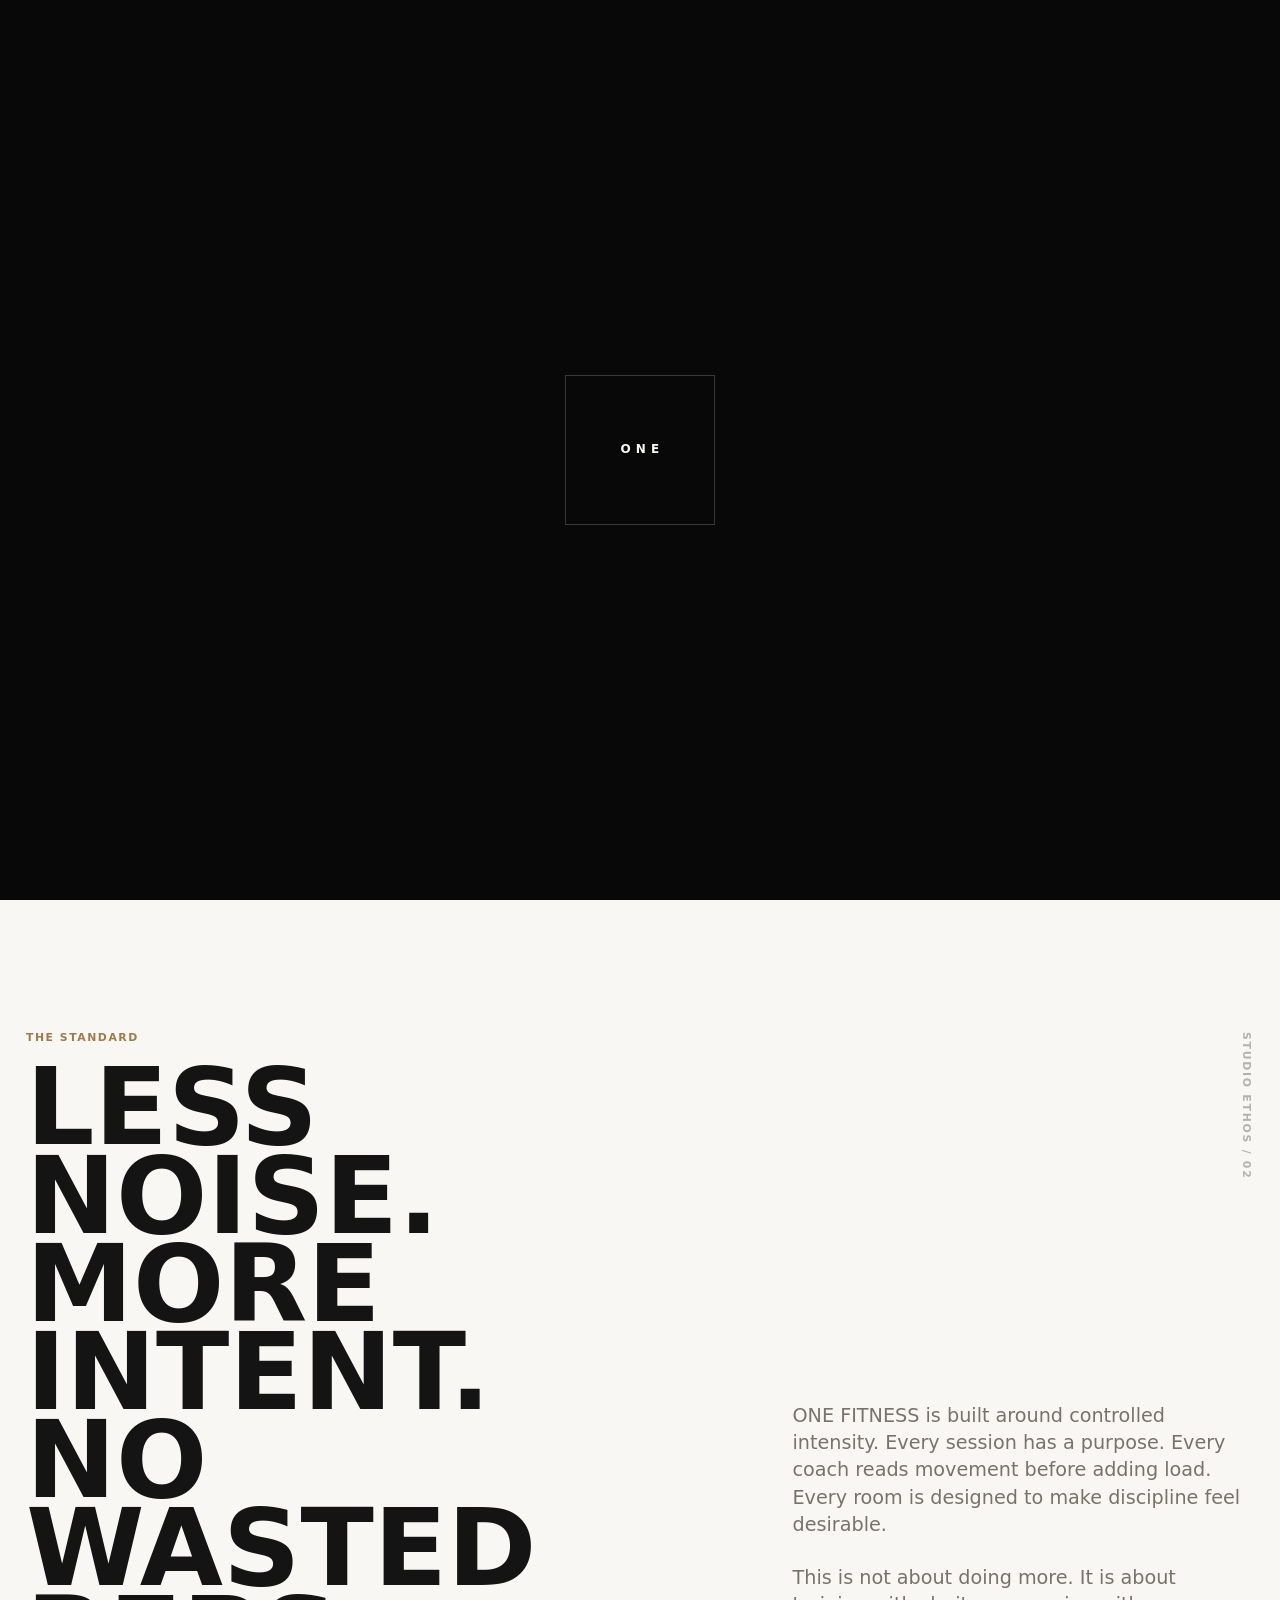
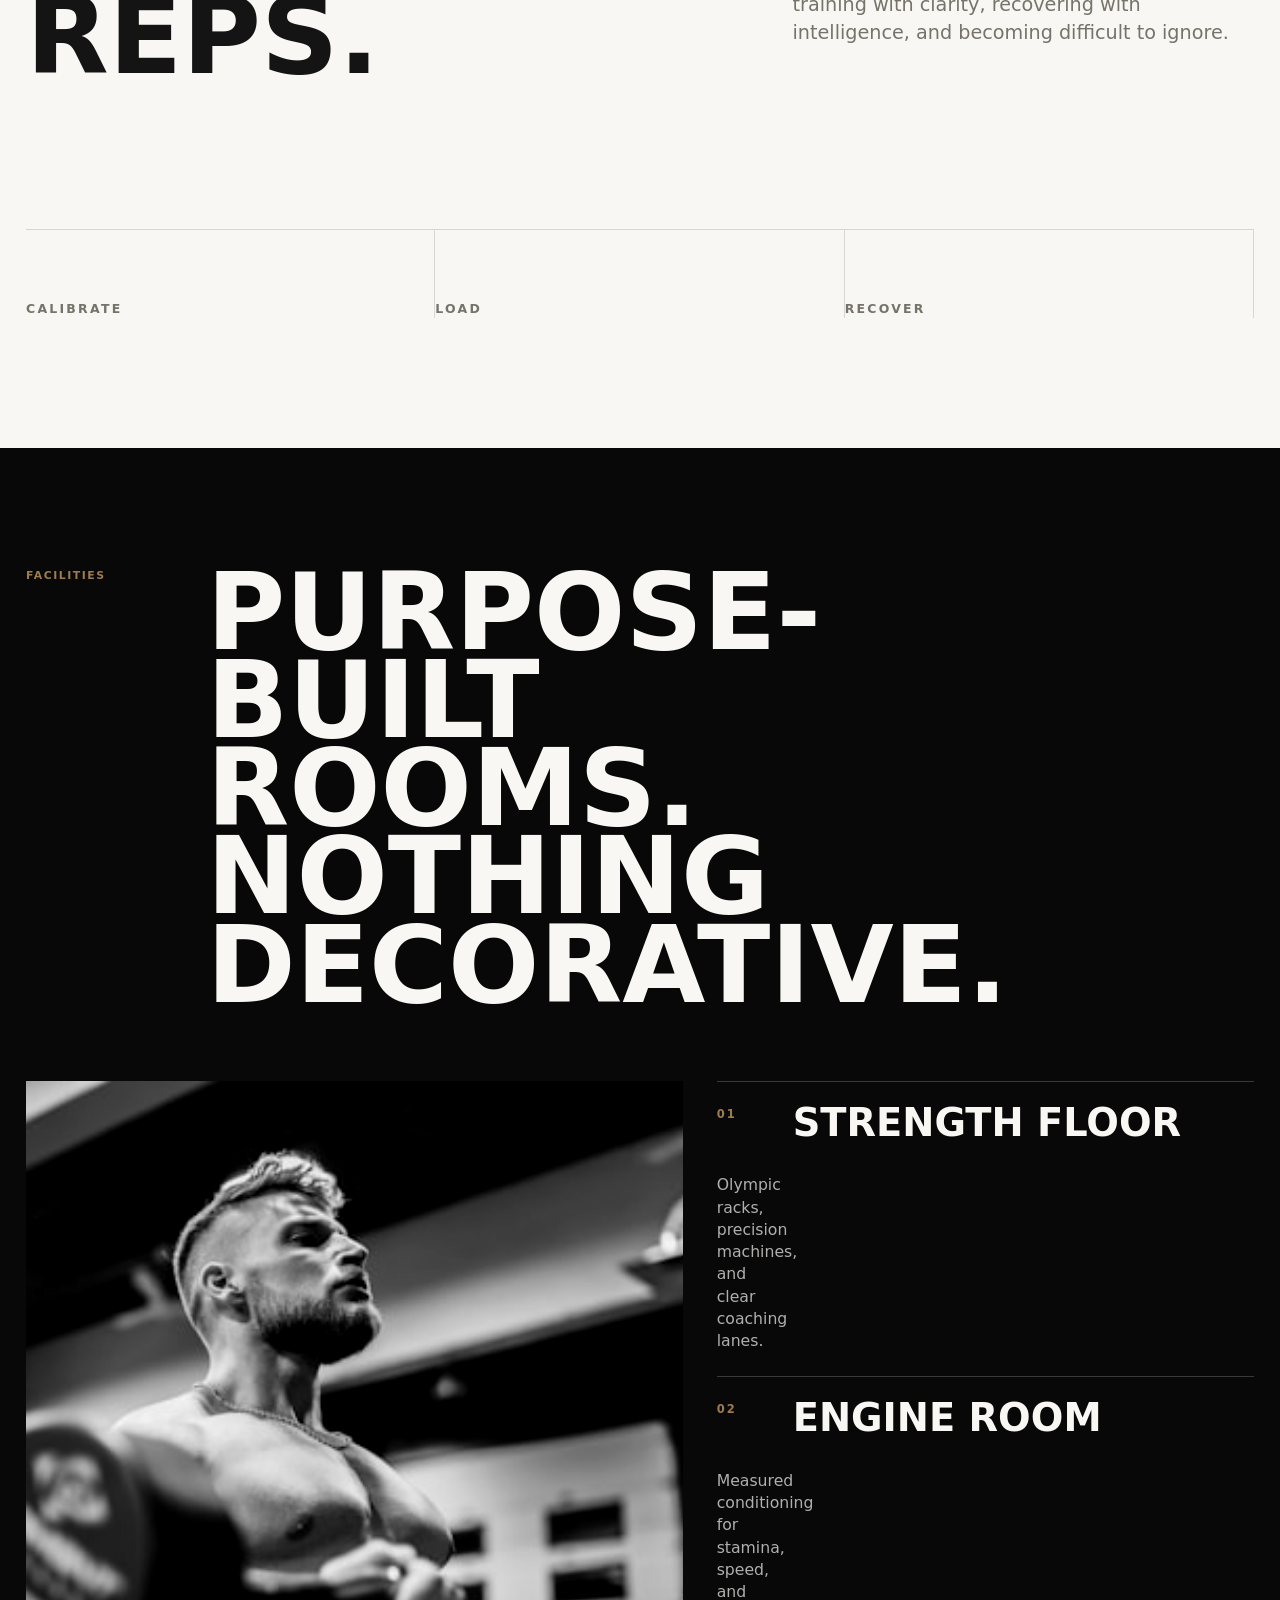
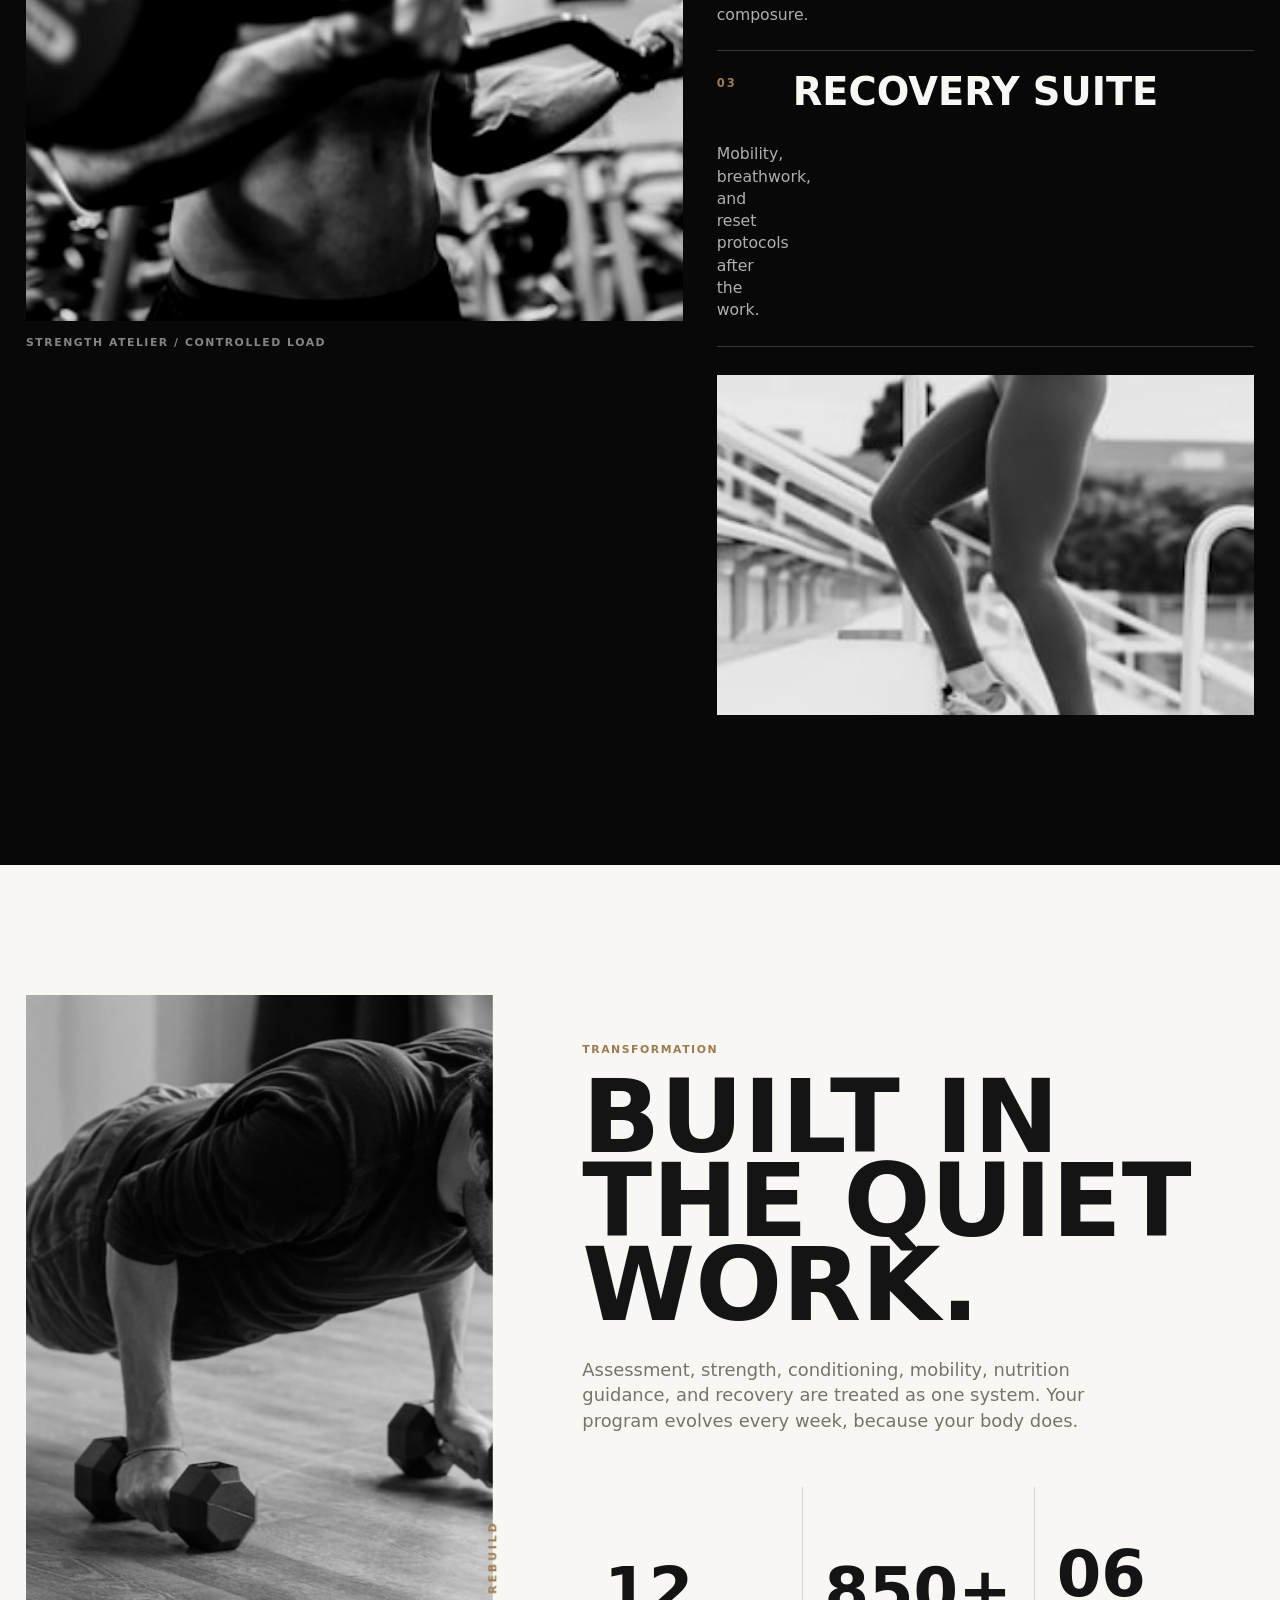
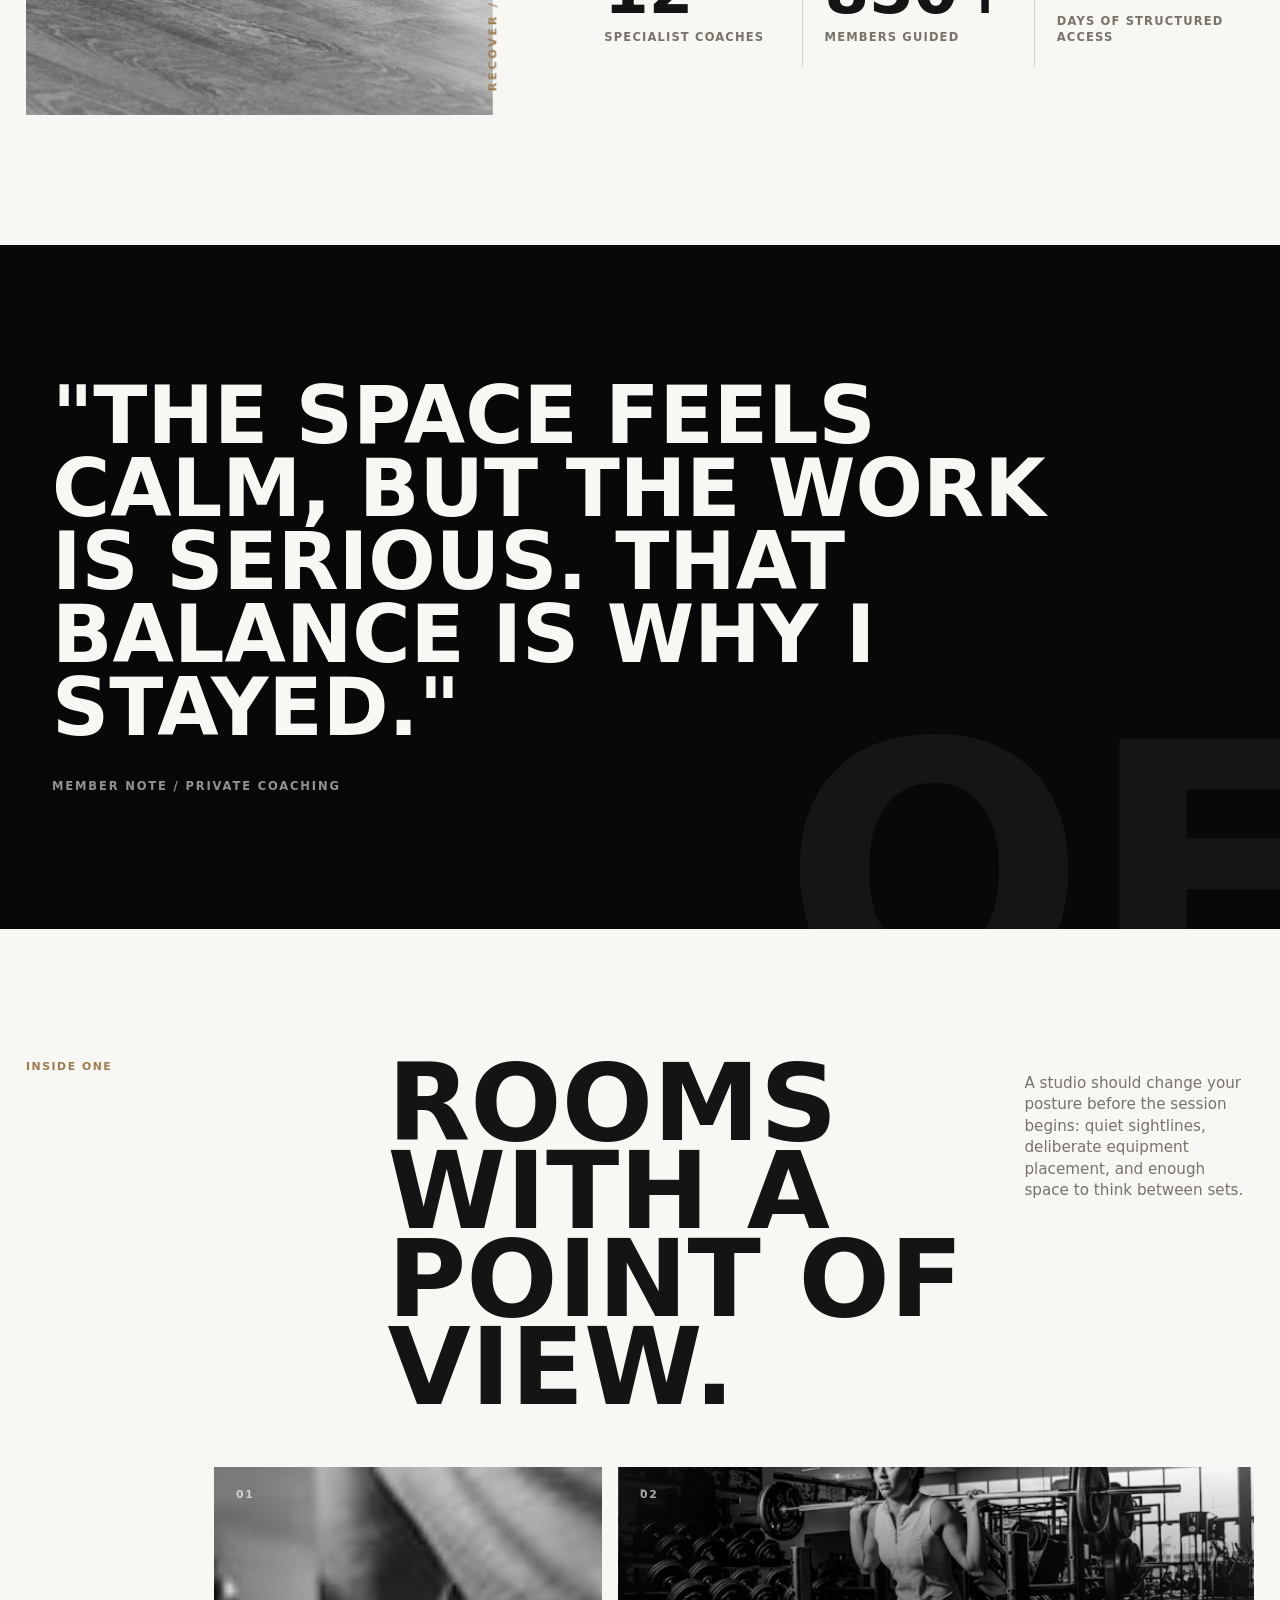
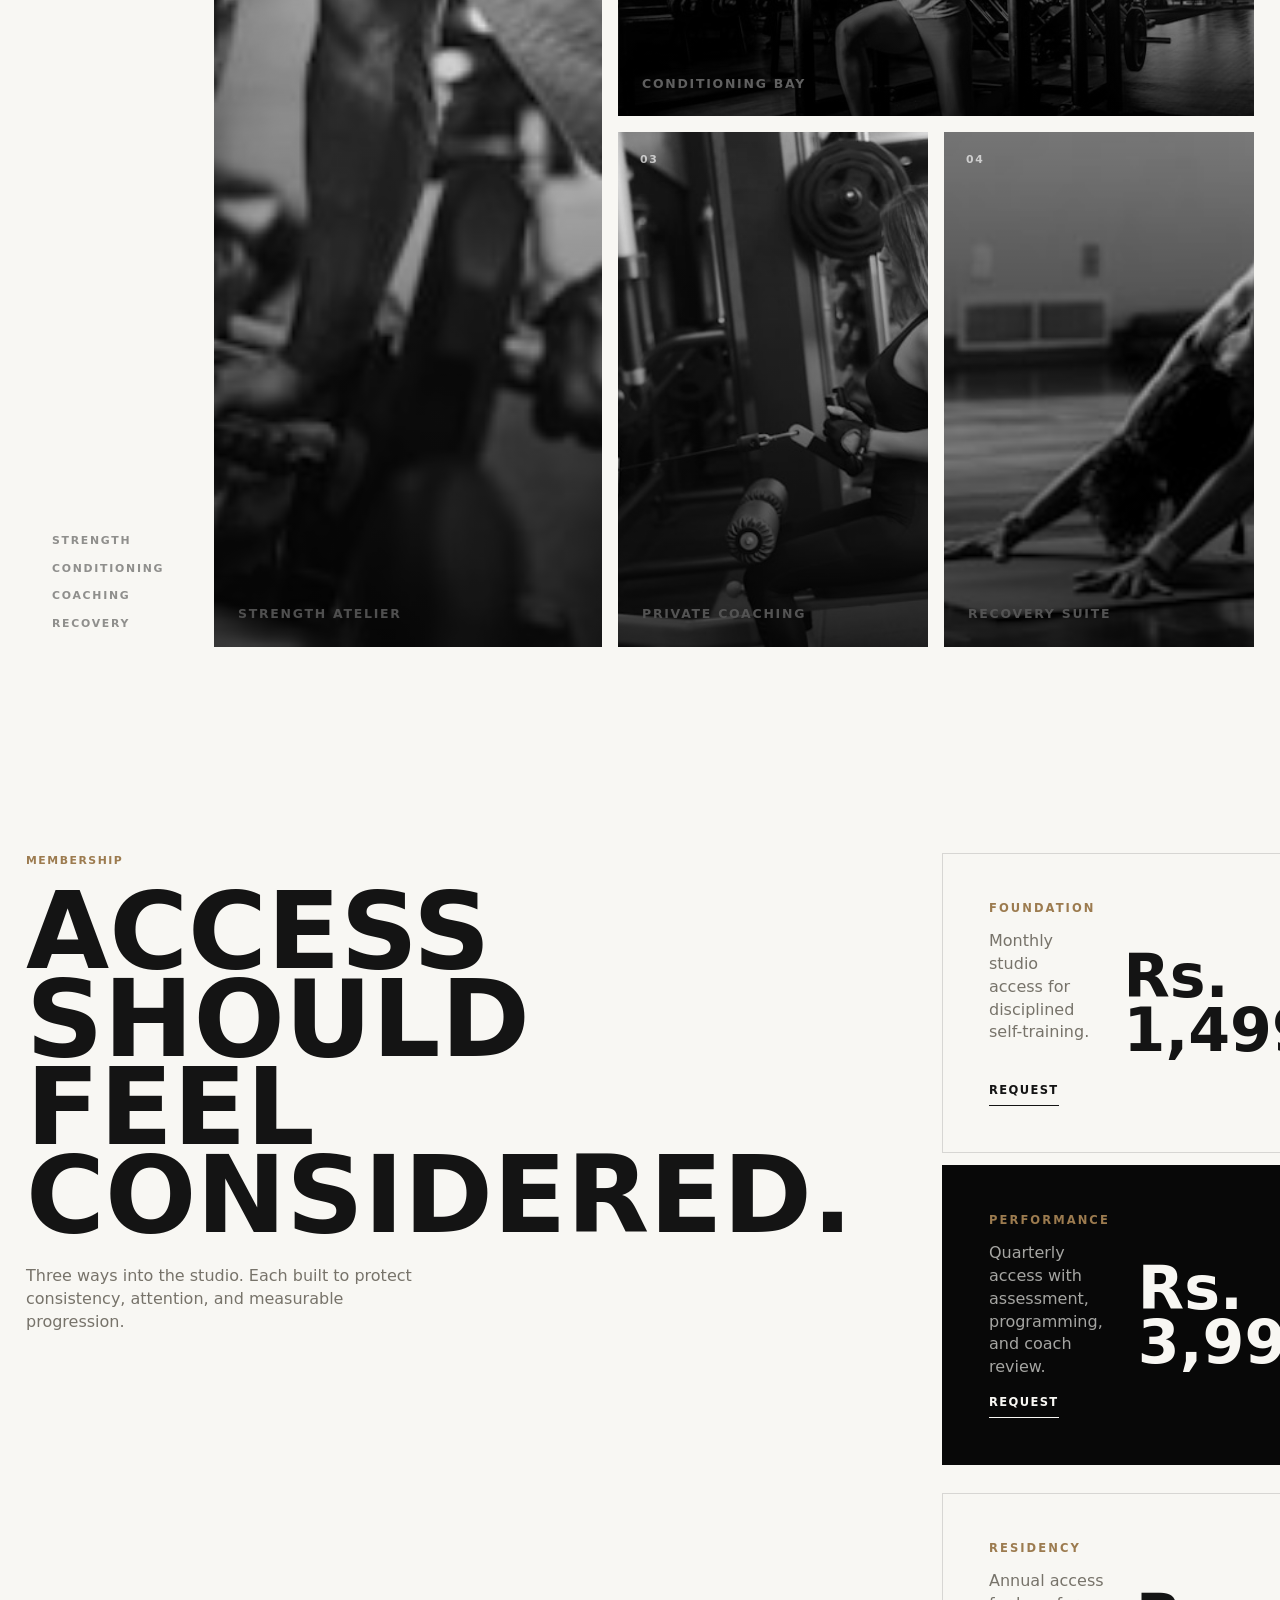
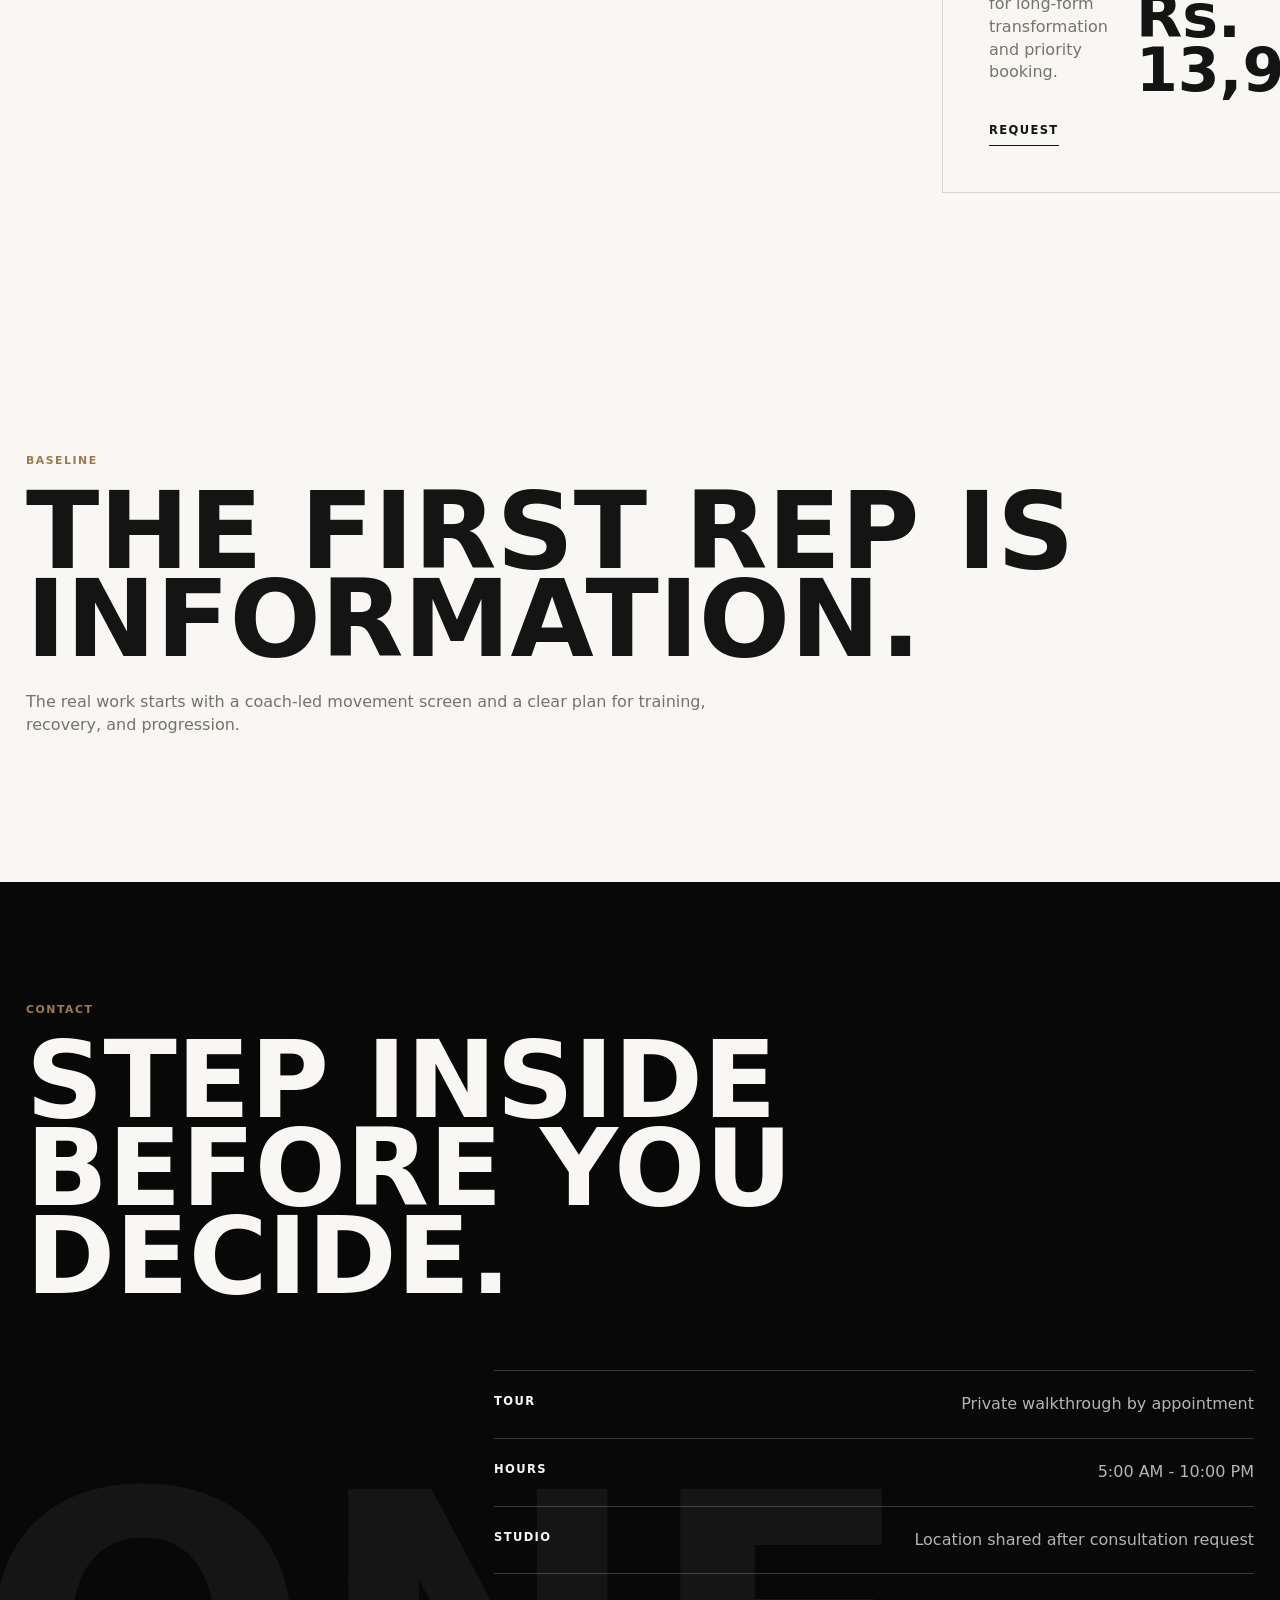
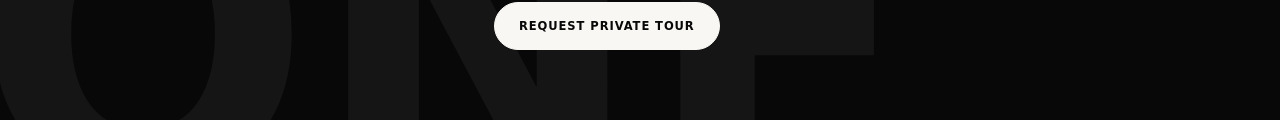
<file: generic-gym-info/index.html>
<!doctype html>
<html lang="en">
  <head>
    <meta charset="UTF-8" />
    <meta name="viewport" content="width=device-width, initial-scale=1.0" />
    <title>ONE FITNESS | Luxury Training Studio</title>
    <meta
      name="description"
      content="ONE FITNESS is a luxury training studio built for strength, performance, recovery, and personal transformation." />
    <meta name="referrer" content="strict-origin-when-cross-origin" />
    <meta
      http-equiv="Content-Security-Policy"
      content="default-src 'self'; script-src 'self'; style-src 'self'; img-src 'self' data:; font-src 'self'; connect-src 'none'; object-src 'none'; base-uri 'none'; form-action 'none'" />
    <link rel="stylesheet" href="css/style.css" />
    <link rel="stylesheet" href="css/animations.css" />
    <link rel="stylesheet" href="css/responsive.css" />
  </head>
  <body>
    <div class="page-loader" aria-label="Loading ONE FITNESS">
      <div class="loader-mark" aria-hidden="true">
        <span></span>
        <strong>ONE</strong>
      </div>
    </div>

    <header class="site-header">
      <nav class="navbar" aria-label="Primary navigation">
        <a class="brand" href="#home" aria-label="ONE FITNESS home">
          <span>ONE</span><span>FITNESS</span>
        </a>
        <button
          class="nav-toggle"
          type="button"
          aria-expanded="false"
          aria-label="Open menu">
          <span></span><span></span>
        </button>
        <ul class="nav-links">
          <li><a href="#brand">Brand</a></li>
          <li><a href="#facilities">Facilities</a></li>
          <li><a href="#membership">Membership</a></li>
          <li><a href="#contact">Contact</a></li>
        </ul>
        <a class="nav-cta contact-link" href="#contact">Private Tour</a>
      </nav>
    </header>

    <main>
      <section id="home" class="hero section">
        <div class="hero-kicker">
          <span>Luxury fitness studio</span>
          <span>Strength / Conditioning / Recovery</span>
        </div>
        <div class="hero-media" aria-label="Athlete training at ONE FITNESS">
          <img
            src="assets/images/hero-athlete.jpg"
            alt="Athlete training with ropes in a cinematic fitness studio" />
        </div>
        <div class="hero-copy">
          <p class="eyebrow">ONE FITNESS</p>
          <h1>Train like your standard is visible.</h1>
          <p>
            Private coaching, precise programming, and a studio environment
            designed for people who expect more from every hour they invest.
          </p>
          <div class="hero-actions">
            <a class="btn primary contact-link" href="#contact">Book a Tour</a>
            <a class="text-link" href="#brand">Read the Standard</a>
          </div>
        </div>
        <p class="hero-index" aria-hidden="true">01 / ONE</p>
      </section>

      <section id="brand" class="manifesto section">
        <p class="section-code" aria-hidden="true">STUDIO ETHOS / 02</p>
        <div class="manifesto-lead">
          <p class="eyebrow">The Standard</p>
          <h2>Less noise. More intent. No wasted reps.</h2>
        </div>
        <div class="manifesto-copy">
          <p>
            ONE FITNESS is built around controlled intensity. Every session has
            a purpose. Every coach reads movement before adding load. Every room
            is designed to make discipline feel desirable.
          </p>
          <p>
            This is not about doing more. It is about training with clarity,
            recovering with intelligence, and becoming difficult to ignore.
          </p>
        </div>
        <div class="manifesto-rule" aria-hidden="true">
          <span>Calibrate</span>
          <span>Load</span>
          <span>Recover</span>
        </div>
      </section>

      <section id="facilities" class="facilities">
        <div class="facility-intro">
          <p class="eyebrow">Facilities</p>
          <h2>Purpose-built rooms. Nothing decorative.</h2>
        </div>
        <div class="facility-composition">
          <figure class="facility-hero-frame">
            <img
              src="assets/images/program-strength.jpg"
              alt="Premium strength training floor with free weights" />
            <figcaption>Strength atelier / controlled load</figcaption>
          </figure>
          <div class="facility-notes">
            <article>
              <span>01</span>
              <h3>Strength floor</h3>
              <p>
                Olympic racks, precision machines, and clear coaching lanes.
              </p>
            </article>
            <article>
              <span>02</span>
              <h3>Engine room</h3>
              <p>Measured conditioning for stamina, speed, and composure.</p>
            </article>
            <article>
              <span>03</span>
              <h3>Recovery suite</h3>
              <p>Mobility, breathwork, and reset protocols after the work.</p>
            </article>
          </div>
          <img
            class="facility-offset-image"
            src="assets/images/conditioning-runner.jpg"
            alt="Runner in high contrast conditioning environment" />
        </div>
      </section>

      <section class="transformation section">
        <div class="transformation-image">
          <img
            src="assets/images/editorial-stretch.jpg"
            alt="Athlete stretching in calm studio light" />
        </div>
        <div class="transformation-copy">
          <p class="eyebrow">Transformation</p>
          <h2>Built in the quiet work.</h2>
          <p>
            Assessment, strength, conditioning, mobility, nutrition guidance,
            and recovery are treated as one system. Your program evolves every
            week, because your body does.
          </p>
          <dl class="proof-list">
            <div>
              <dt>12</dt>
              <dd>specialist coaches</dd>
            </div>
            <div>
              <dt>850+</dt>
              <dd>members guided</dd>
            </div>
            <div>
              <dt>06</dt>
              <dd>days of structured access</dd>
            </div>
          </dl>
        </div>
      </section>

      <section class="trust">
        <div class="trust-mark">OF</div>
        <blockquote>
          <p>
            "The space feels calm, but the work is serious. That balance is why
            I stayed."
          </p>
          <cite>Member note / private coaching</cite>
        </blockquote>
      </section>

      <section class="gallery-section section" aria-labelledby="gallery-title">
        <div class="gallery-head">
          <p class="eyebrow">Inside ONE</p>
          <h2 id="gallery-title">Rooms with a point of view.</h2>
          <p>
            A studio should change your posture before the session begins: quiet
            sightlines, deliberate equipment placement, and enough space to
            think between sets.
          </p>
        </div>
        <div class="gallery-index" aria-hidden="true">
          <span>Strength</span>
          <span>Conditioning</span>
          <span>Coaching</span>
          <span>Recovery</span>
        </div>
        <div class="gallery-grid">
          <button
            class="gallery-item tall strength"
            data-title="Strength Atelier">
            <span>01</span>
            Strength Atelier
          </button>
          <button class="gallery-item cardio" data-title="Conditioning Bay">
            <span>02</span>
            Conditioning Bay
          </button>
          <button class="gallery-item coaching" data-title="Private Coaching">
            <span>03</span>
            Private Coaching
          </button>
          <button class="gallery-item recovery" data-title="Recovery Suite">
            <span>04</span>
            Recovery Suite
          </button>
        </div>
      </section>

      <section id="membership" class="membership section">
        <div class="membership-intro">
          <p class="eyebrow">Membership</p>
          <h2>Access should feel considered.</h2>
          <p>
            Three ways into the studio. Each built to protect consistency,
            attention, and measurable progression.
          </p>
        </div>
        <div class="membership-products">
          <article class="membership-product compact">
            <span>Foundation</span>
            <strong>Rs. 1,499</strong>
            <p>Monthly studio access for disciplined self-training.</p>
            <a href="#contact" class="product-link contact-link">Request</a>
          </article>
          <article class="membership-product featured">
            <span>Performance</span>
            <strong>Rs. 3,999</strong>
            <p>
              Quarterly access with assessment, programming, and coach review.
            </p>
            <a href="#contact" class="product-link contact-link">Request</a>
          </article>
          <article class="membership-product compact offset">
            <span>Residency</span>
            <strong>Rs. 13,999</strong>
            <p>
              Annual access for long-form transformation and priority booking.
            </p>
            <a href="#contact" class="product-link contact-link">Request</a>
          </article>
        </div>
      </section>

      <section class="assessment section">
        <div class="assessment-copy">
          <p class="eyebrow">Baseline</p>
          <h2>The first rep is information.</h2>
          <p>
            The real work starts with a coach-led movement screen and a clear
            plan for training, recovery, and progression.
          </p>
        </div>
      </section>

      <section id="contact" class="contact section">
        <div class="contact-word" aria-hidden="true">ONE</div>
        <div class="contact-title">
          <p class="eyebrow">Contact</p>
          <h2>Step inside before you decide.</h2>
        </div>
        <div class="contact-box">
          <p>
            <strong>Tour</strong><span>Private walkthrough by appointment</span>
          </p>
          <p><strong>Hours</strong><span>5:00 AM - 10:00 PM</span></p>
          <p>
            <strong>Studio</strong
            ><span>Location shared after consultation request</span>
          </p>
          <a class="btn primary contact-link" href="#contact"
            >Request Private Tour</a
          >
        </div>
      </section>
    </main>

    <div class="lightbox" hidden>
      <button
        class="lightbox-close"
        type="button"
        aria-label="Close gallery preview">
        Close
      </button>
      <p class="lightbox-title"></p>
    </div>

    <a
      class="floating-contact contact-link"
      href="#contact"
      aria-label="Request a private tour">
      Tour
    </a>

    <script src="assets/vendor/gsap.min.js"></script>
    <script src="assets/vendor/ScrollTrigger.min.js"></script>
    <script src="js/main.js"></script>
    <script src="js/gallery.js"></script>
    <script src="js/contact.js"></script>
  </body>
</html>
</file>
<file: generic-gym-info/css/style.css>
:root {
  --white: #f8f7f3;
  --white-soft: #ece8df;
  --black: #080808;
  --ink: #141414;
  --muted: #77736a;
  --line: rgba(20, 20, 20, 0.14);
  --line-light: rgba(248, 247, 243, 0.2);
  --accent: #9c7b4f;
}

* {
  box-sizing: border-box;
}

html {
  scroll-behavior: smooth;
}

body {
  margin: 0;
  overflow-x: hidden;
  font-family:
    Inter,
    ui-sans-serif,
    system-ui,
    -apple-system,
    BlinkMacSystemFont,
    "Segoe UI",
    Arial,
    sans-serif;
  color: var(--ink);
  background: var(--white);
  line-height: 1.42;
}

body.is-loading {
  overflow: hidden;
}

body::selection {
  background: var(--accent);
  color: white;
}

a {
  color: inherit;
  text-decoration: none;
}

button,
input {
  font: inherit;
}

img {
  display: block;
  max-width: 100%;
}

.page-loader {
  position: fixed;
  inset: 0;
  z-index: 100;
  display: grid;
  place-items: center;
  background: var(--black);
  color: var(--white);
  transition:
    opacity 0.55s ease,
    visibility 0.55s ease;
}

.page-loader.is-hidden {
  opacity: 0;
  visibility: hidden;
  pointer-events: none;
}

.loader-mark {
  position: relative;
  display: grid;
  place-items: center;
  width: 150px;
  aspect-ratio: 1;
}

.loader-mark span {
  position: absolute;
  inset: 0;
  border: 1px solid var(--line-light);
  animation: loader-rotate 1.8s cubic-bezier(0.77, 0, 0.18, 1) infinite;
}

.loader-mark strong {
  font-size: 0.75rem;
  letter-spacing: 0.42em;
  transform: translateX(0.2em);
}

@keyframes loader-rotate {
  0% {
    transform: rotate(0deg) scale(0.82);
  }
  100% {
    transform: rotate(90deg) scale(1);
  }
}

.site-header {
  position: fixed;
  top: 0;
  left: 0;
  right: 0;
  z-index: 30;
  color: var(--white);
  mix-blend-mode: difference;
}

.navbar {
  width: min(1440px, calc(100% - 48px));
  min-height: 76px;
  margin: 0 auto;
  display: grid;
  grid-template-columns: 1fr auto 1fr;
  align-items: center;
  gap: 28px;
}

.brand {
  display: inline-grid;
  line-height: 0.9;
  font-size: 1.15rem;
  font-weight: 900;
  letter-spacing: 0;
}

.brand span:last-child {
  font-size: 0.58rem;
  letter-spacing: 0.34em;
}

.nav-links {
  display: flex;
  align-items: center;
  justify-content: center;
  gap: 30px;
  margin: 0;
  padding: 0;
  list-style: none;
  font-size: 0.7rem;
  font-weight: 800;
  text-transform: uppercase;
}

.nav-links a,
.nav-cta {
  position: relative;
  opacity: 0.78;
  transition:
    opacity 0.25s ease,
    transform 0.25s ease;
}

.nav-links a:hover,
.nav-links a.active,
.nav-cta:hover {
  opacity: 1;
  transform: translateY(-1px);
}

.nav-cta {
  justify-self: end;
  font-size: 0.7rem;
  font-weight: 900;
  text-transform: uppercase;
}

.nav-toggle {
  display: none;
  width: 44px;
  height: 44px;
  border: 1px solid currentColor;
  border-radius: 50%;
  background: transparent;
  color: inherit;
}

.nav-toggle span {
  display: block;
  width: 17px;
  height: 1px;
  margin: 5px auto;
  background: currentColor;
}

.section {
  width: min(1280px, calc(100% - 52px));
  margin: 0 auto;
  padding: 130px 0;
}

.eyebrow {
  margin: 0 0 18px;
  color: var(--accent);
  font-size: 0.68rem;
  font-weight: 900;
  letter-spacing: 0.14em;
  text-transform: uppercase;
}

h1,
h2,
p {
  margin-top: 0;
}

h1,
h2 {
  margin-bottom: 0;
  font-weight: 900;
  letter-spacing: 0;
  text-transform: uppercase;
}

.hero {
  position: relative;
  width: 100%;
  min-height: 100vh;
  padding: 0;
  display: grid;
  grid-template-columns: minmax(26px, 1fr) minmax(0, 1280px) minmax(26px, 1fr);
  align-items: end;
  overflow: hidden;
  background: var(--black);
  color: var(--white);
}

.hero::after {
  content: "";
  position: absolute;
  inset: 0;
  background:
    linear-gradient(
      90deg,
      rgba(8, 8, 8, 0.92),
      rgba(8, 8, 8, 0.15) 46%,
      rgba(8, 8, 8, 0.7)
    ),
    linear-gradient(0deg, rgba(8, 8, 8, 0.9), transparent 44%);
  pointer-events: none;
}

.hero-kicker {
  position: absolute;
  top: 112px;
  left: max(26px, calc((100vw - 1280px) / 2));
  right: max(26px, calc((100vw - 1280px) / 2));
  z-index: 2;
  display: flex;
  justify-content: space-between;
  gap: 24px;
  color: rgba(248, 247, 243, 0.68);
  font-size: 0.72rem;
  font-weight: 800;
  letter-spacing: 0.12em;
  text-transform: uppercase;
}

.hero-media {
  position: absolute;
  inset: 0;
}

.hero-media img {
  width: 100%;
  height: 100%;
  object-fit: cover;
  filter: grayscale(0.88) contrast(1.08);
  transform: scale(1.03);
}

.hero-copy {
  position: relative;
  z-index: 2;
  grid-column: 2;
  max-width: 900px;
  padding: 0 0 8vh;
}

.hero h1 {
  max-width: 970px;
  font-size: clamp(4.2rem, 10.8vw, 11.4rem);
  line-height: 0.78;
}

.hero-copy p:not(.eyebrow) {
  max-width: 520px;
  margin: 28px 0 0;
  color: rgba(248, 247, 243, 0.78);
  font-size: clamp(1rem, 1.6vw, 1.28rem);
}

.hero-actions {
  display: flex;
  align-items: center;
  gap: 24px;
  margin-top: 34px;
}

.btn,
.text-link,
.product-link {
  cursor: pointer;
}

.btn {
  position: relative;
  z-index: 0;
  min-height: 48px;
  display: inline-flex;
  align-items: center;
  justify-content: center;
  padding: 0 24px;
  border: 1px solid currentColor;
  border-radius: 999px;
  background: transparent;
  color: inherit;
  font-size: 0.72rem;
  font-weight: 900;
  letter-spacing: 0.08em;
  text-transform: uppercase;
  overflow: hidden;
  transition:
    color 0.35s ease,
    transform 0.35s ease;
}

.btn::before {
  content: "";
  position: absolute;
  inset: 0;
  z-index: -1;
  background: currentColor;
  transform: translateY(102%);
  transition: transform 0.35s cubic-bezier(0.77, 0, 0.18, 1);
}

.btn:hover {
  transform: translateY(-2px);
}

.btn:hover::before {
  transform: translateY(0);
}

.btn.primary {
  background: var(--white);
  border-color: var(--white);
  color: var(--black);
}

.btn.primary::before {
  background: var(--accent);
}

.text-link {
  color: inherit;
  font-size: 0.75rem;
  font-weight: 900;
  letter-spacing: 0.08em;
  text-transform: uppercase;
}

.text-link::after,
.product-link::after {
  content: "";
  display: block;
  width: 100%;
  height: 1px;
  margin-top: 7px;
  background: currentColor;
  transform-origin: 0 50%;
  transition: transform 0.3s ease;
}

.text-link:hover::after,
.product-link:hover::after {
  transform: scaleX(0.38);
}

.hero-index {
  position: absolute;
  right: max(26px, calc((100vw - 1280px) / 2));
  bottom: 8vh;
  z-index: 2;
  color: rgba(248, 247, 243, 0.52);
  font-size: 0.72rem;
  font-weight: 900;
  letter-spacing: 0.14em;
}

.manifesto {
  position: relative;
  display: grid;
  grid-template-columns: 1.18fr 0.82fr;
  gap: clamp(54px, 8vw, 120px);
  align-items: end;
}

.manifesto h2,
.facility-intro h2,
.gallery-head h2,
.membership h2,
.contact h2,
.assessment h2 {
  font-size: clamp(3.4rem, 8.4vw, 9rem);
  line-height: 0.82;
}

.manifesto-copy {
  max-width: 560px;
  padding-bottom: 1.2vw;
  color: var(--muted);
  font-size: clamp(1.02rem, 1.5vw, 1.3rem);
}

.manifesto-copy p + p {
  margin-top: 26px;
}

.section-code {
  position: absolute;
  top: 132px;
  right: 0;
  margin: 0;
  color: rgba(20, 20, 20, 0.3);
  font-size: 0.68rem;
  font-weight: 900;
  letter-spacing: 0.16em;
  text-transform: uppercase;
  writing-mode: vertical-rl;
}

.manifesto-rule {
  grid-column: 1 / -1;
  display: grid;
  grid-template-columns: repeat(3, 1fr);
  margin-top: 46px;
  border-top: 1px solid var(--line);
}

.manifesto-rule span {
  min-height: 88px;
  display: flex;
  align-items: end;
  padding: 18px 18px 0 0;
  color: var(--muted);
  border-right: 1px solid var(--line);
  font-size: 0.78rem;
  font-weight: 900;
  letter-spacing: 0.18em;
  text-transform: uppercase;
}

.facilities {
  padding: 120px max(26px, calc((100vw - 1280px) / 2)) 150px;
  background: var(--black);
  color: var(--white);
}

.facility-intro {
  display: grid;
  grid-template-columns: 0.36fr 0.64fr;
  gap: 42px;
  align-items: start;
  margin-bottom: 72px;
}

.facility-intro h2 {
  max-width: 970px;
}

.facility-composition {
  position: relative;
  min-height: 920px;
  display: grid;
  grid-template-columns: minmax(0, 1.1fr) minmax(280px, 0.9fr);
  grid-template-areas:
    "hero notes"
    "hero offset";
  gap: 28px 34px;
  align-items: start;
}

.facility-hero-frame {
  grid-area: hero;
  margin: 0;
}

.facility-hero-frame img {
  width: min(790px, 100%);
  height: 840px;
  object-fit: cover;
  filter: grayscale(1) contrast(1.08);
  transition:
    filter 0.45s ease,
    transform 0.45s ease;
}

.facility-hero-frame:hover img,
.facility-offset-image:hover {
  filter: grayscale(0.15) contrast(1.05);
  transform: scale(0.985);
}

.facility-hero-frame figcaption {
  margin-top: 14px;
  color: rgba(248, 247, 243, 0.52);
  font-size: 0.68rem;
  font-weight: 900;
  letter-spacing: 0.14em;
  text-transform: uppercase;
}

.facility-notes {
  grid-area: notes;
  align-self: start;
  display: grid;
  border-top: 1px solid var(--line-light);
}

.facility-notes article {
  display: grid;
  grid-template-columns: 54px 1fr;
  gap: 22px;
  padding: 24px 0;
  border-bottom: 1px solid var(--line-light);
}

.facility-notes span,
.membership-products span {
  display: block;
  color: var(--accent);
  font-size: 0.72rem;
  font-weight: 900;
  letter-spacing: 0.18em;
  text-transform: uppercase;
}

.facility-notes h3 {
  margin: 0;
  color: var(--white);
  font-size: clamp(1.7rem, 3vw, 3.1rem);
  line-height: 0.9;
  text-transform: uppercase;
}

.facility-notes p {
  max-width: 330px;
  margin: 12px 0 0;
  color: rgba(248, 247, 243, 0.7);
  font-size: 0.98rem;
}

.facility-offset-image {
  grid-area: offset;
  position: relative;
  width: 100%;
  max-width: 100%;
  height: min(340px, 38vw);
  object-fit: cover;
  object-position: center;
  filter: grayscale(1) contrast(1.04);
  transition:
    filter 0.45s ease,
    transform 0.45s ease;
}

.transformation {
  display: grid;
  grid-template-columns: 0.82fr 1.18fr;
  gap: clamp(36px, 7vw, 110px);
  align-items: center;
}

.transformation-image {
  position: relative;
}

.transformation-image::after {
  content: "RECOVER / REBUILD";
  position: absolute;
  right: -86px;
  bottom: 14%;
  color: var(--accent);
  font-size: 0.7rem;
  font-weight: 900;
  letter-spacing: 0.24em;
  transform: rotate(-90deg);
  transform-origin: center;
}

.transformation-image img {
  width: 100%;
  height: min(62vw, 720px);
  object-fit: cover;
  filter: grayscale(1);
}

.transformation h2 {
  max-width: 780px;
  font-size: clamp(3.4rem, 8vw, 8.8rem);
  line-height: 0.82;
}

.transformation-copy > p:not(.eyebrow) {
  max-width: 530px;
  margin-top: 30px;
  color: var(--muted);
  font-size: 1.12rem;
}

.proof-list {
  display: grid;
  grid-template-columns: repeat(3, 1fr);
  gap: 1px;
  margin: 54px 0 0;
  background: var(--line);
}

.proof-list div {
  min-height: 180px;
  display: flex;
  flex-direction: column;
  justify-content: flex-end;
  padding: 22px;
  background: var(--white);
}

.proof-list dt {
  font-size: clamp(2.6rem, 5vw, 5.4rem);
  font-weight: 900;
  line-height: 0.82;
}

.proof-list dd {
  margin: 12px 0 0;
  color: var(--muted);
  font-size: 0.72rem;
  font-weight: 900;
  letter-spacing: 0.1em;
  text-transform: uppercase;
}

.trust {
  position: relative;
  min-height: 76vh;
  display: grid;
  grid-template-columns: minmax(26px, 1fr) minmax(0, 1280px) minmax(26px, 1fr);
  align-items: center;
  padding: 100px 26px;
  background: var(--black);
  color: var(--white);
  overflow: hidden;
}

.trust-mark {
  position: absolute;
  right: -4vw;
  bottom: -6vw;
  color: rgba(248, 247, 243, 0.05);
  font-size: clamp(11rem, 28vw, 31rem);
  font-weight: 900;
  line-height: 0.72;
}

.trust blockquote {
  grid-column: 2;
  max-width: 1000px;
  margin: 0;
}

.trust p {
  margin: 0;
  font-size: clamp(2.5rem, 6.2vw, 7.4rem);
  font-weight: 900;
  line-height: 0.92;
  text-transform: uppercase;
}

.trust cite {
  display: block;
  margin-top: 34px;
  color: rgba(248, 247, 243, 0.58);
  font-size: 0.72rem;
  font-style: normal;
  font-weight: 900;
  letter-spacing: 0.16em;
  text-transform: uppercase;
}

.gallery-section {
  position: relative;
  padding-bottom: 110px;
}

.gallery-head {
  display: grid;
  grid-template-columns: 0.28fr 0.52fr 0.2fr;
  gap: 40px;
  align-items: start;
  margin-bottom: 56px;
}

.gallery-head p:not(.eyebrow) {
  max-width: 300px;
  margin: 14px 0 0;
  color: var(--muted);
  font-size: 0.95rem;
}

.gallery-index {
  position: absolute;
  left: max(26px, calc((100vw - 1280px) / 2));
  bottom: 126px;
  z-index: 2;
  display: grid;
  gap: 12px;
  color: rgba(20, 20, 20, 0.46);
  font-size: 0.68rem;
  font-weight: 900;
  letter-spacing: 0.16em;
  text-transform: uppercase;
}

.gallery-grid {
  width: min(1040px, 84vw);
  min-height: 780px;
  margin-left: auto;
  display: grid;
  grid-template-columns: minmax(0, 1fr) minmax(0, 0.8fr) minmax(0, 0.8fr);
  grid-template-rows: minmax(220px, 1fr) minmax(220px, 1fr) minmax(220px, 1fr);
  gap: 16px;
}

.gallery-item {
  position: relative;
  border: 0;
  padding: 24px;
  display: flex;
  align-items: flex-end;
  justify-content: flex-start;
  overflow: hidden;
  background-size: cover;
  background-position: center;
  color: white;
  font-size: 0.78rem;
  font-weight: 900;
  letter-spacing: 0.14em;
  text-align: left;
  text-transform: uppercase;
  cursor: pointer;
  filter: grayscale(1);
  transition:
    filter 0.35s ease,
    transform 0.35s ease;
}

.gallery-item span {
  position: absolute;
  top: 20px;
  left: 22px;
  color: rgba(255, 255, 255, 0.66);
  font-size: 0.68rem;
}

.gallery-item::before {
  content: "";
  position: absolute;
  inset: 0;
  background: linear-gradient(180deg, transparent, rgba(0, 0, 0, 0.72));
}

.gallery-item:hover {
  filter: grayscale(0);
  transform: translateY(-6px);
}

.gallery-item span,
.gallery-item {
  z-index: 1;
}

.gallery-item.tall {
  grid-row: 1 / span 3;
}

.strength {
  background-image: url("../assets/images/strength-portrait.jpg");
}

.cardio {
  background-image: url("../assets/images/program-conditioning.jpg");
  grid-column: 2 / span 2;
}

.coaching {
  background-image: url("../assets/images/program-coaching.jpg");
  grid-column: 2;
  grid-row: 2 / span 2;
}

.recovery {
  background-image: url("../assets/images/recovery-stretch.jpg");
  grid-column: 3;
  grid-row: 2 / span 2;
}

.membership {
  display: grid;
  grid-template-columns: 0.82fr 1.18fr;
  gap: clamp(40px, 7vw, 110px);
  align-items: start;
  padding-top: 96px;
}

.membership-intro {
  position: sticky;
  top: 120px;
}

.membership-intro p:not(.eyebrow) {
  max-width: 420px;
  margin-top: 26px;
  color: var(--muted);
}

.membership-products {
  position: relative;
  display: grid;
  gap: 20px;
  min-height: 0;
}

.membership-products article {
  position: relative;
  min-height: 300px;
  padding: clamp(26px, 4vw, 46px);
  display: grid;
  grid-template-columns: 1fr auto;
  grid-template-rows: auto 1fr auto;
  gap: 14px 28px;
  border: 1px solid var(--line);
  background: var(--white);
  transition:
    background 0.35s ease,
    color 0.35s ease,
    transform 0.35s ease;
}

.membership-product {
  width: min(620px, 100%);
}

.membership-product.compact {
  width: min(620px, 100%);
}

.membership-product.featured {
  margin: 0 0 0 auto;
}

.membership-product.offset {
  margin: 0 0 0 auto;
}

.membership-products article:hover,
.membership-products .featured {
  background: var(--black);
  color: var(--white);
  transform: translateY(-8px);
}

.membership-products strong {
  grid-column: 2;
  grid-row: 1 / span 3;
  align-self: center;
  font-size: clamp(2.3rem, 4.7vw, 5rem);
  line-height: 0.9;
}

.membership-products p {
  max-width: 390px;
  margin: 0;
  color: var(--muted);
}

.membership-products article:hover p,
.membership-products .featured p {
  color: rgba(248, 247, 243, 0.66);
}

.product-link {
  justify-self: start;
  color: inherit;
  font-size: 0.72rem;
  font-weight: 900;
  letter-spacing: 0.12em;
  text-transform: uppercase;
}

.assessment {
  display: grid;
  align-items: center;
}

.assessment-copy p:not(.eyebrow) {
  max-width: 680px;
  margin-top: 28px;
  color: var(--muted);
}

.contact {
  position: relative;
  width: 100%;
  min-height: 88vh;
  display: grid;
  grid-template-columns: minmax(26px, 1fr) minmax(0, 1280px) minmax(26px, 1fr);
  align-items: end;
  gap: 0;
  padding: 120px 0 70px;
  background: var(--black);
  color: var(--white);
  overflow: hidden;
}

.contact-word {
  position: absolute;
  left: -2vw;
  bottom: -5vw;
  color: rgba(248, 247, 243, 0.05);
  font-size: clamp(12rem, 31vw, 34rem);
  font-weight: 900;
  line-height: 0.72;
}

.contact-title,
.contact-box {
  grid-column: 2;
}

.contact-title h2 {
  max-width: 1020px;
}

.contact-box {
  width: min(760px, 100%);
  justify-self: end;
  margin-top: 70px;
  display: grid;
  gap: 0;
  border-top: 1px solid var(--line-light);
}

.contact-box p {
  display: flex;
  justify-content: space-between;
  gap: 26px;
  margin: 0;
  padding: 22px 0;
  border-bottom: 1px solid var(--line-light);
  color: rgba(248, 247, 243, 0.72);
}

.contact-box strong {
  color: var(--white);
  font-size: 0.72rem;
  font-weight: 900;
  letter-spacing: 0.12em;
  text-transform: uppercase;
}

.contact-box span {
  text-align: right;
}

.contact-box .btn {
  justify-self: start;
  margin-top: 28px;
}

.floating-contact {
  position: fixed;
  right: 22px;
  bottom: 22px;
  z-index: 28;
  display: grid;
  place-items: center;
  width: 62px;
  height: 62px;
  border: 1px solid rgba(248, 247, 243, 0.22);
  border-radius: 50%;
  background: var(--black);
  color: var(--white);
  font-size: 0.68rem;
  font-weight: 900;
  letter-spacing: 0.08em;
  text-transform: uppercase;
  transition:
    transform 0.35s ease,
    background 0.35s ease;
}

.floating-contact:hover {
  background: var(--accent);
  transform: translateY(-5px) scale(1.02);
}

.lightbox {
  position: fixed;
  inset: 0;
  z-index: 40;
  display: grid;
  place-items: center;
  background: rgba(8, 8, 8, 0.9);
}

.lightbox[hidden] {
  display: none;
}

.lightbox-title {
  width: min(880px, calc(100% - 32px));
  min-height: 460px;
  display: grid;
  place-items: center;
  margin: 0;
  color: var(--white);
  border: 1px solid var(--line-light);
  font-size: clamp(2.6rem, 8vw, 7rem);
  font-weight: 900;
  line-height: 0.86;
  text-align: center;
  text-transform: uppercase;
}

.lightbox-close {
  position: absolute;
  top: 24px;
  right: 24px;
  min-width: 70px;
  height: 42px;
  border: 1px solid var(--line-light);
  border-radius: 999px;
  background: transparent;
  color: var(--white);
  cursor: pointer;
}
</file>
<file: generic-gym-info/css/animations.css>
.hero-media img,
.facility-hero-frame img,
.facility-offset-image,
.transformation-image img,
.gallery-item,
.membership-products article,
.floating-contact {
  will-change: transform;
}

.nav-links a::after,
.nav-cta::after {
  content: "";
  position: absolute;
  left: 0;
  top: calc(100% + 7px);
  width: 100%;
  height: 1px;
  background: currentColor;
  transform: scaleX(0);
  transform-origin: 100% 50%;
  transition: transform 0.28s cubic-bezier(0.77, 0, 0.18, 1);
}

.nav-links a:hover::after,
.nav-links a:focus-visible::after,
.nav-links a.active::after,
.nav-cta:hover::after,
.nav-cta:focus-visible::after {
  transform: scaleX(1);
  transform-origin: 0 50%;
}

.gallery-item:focus-visible,
.btn:focus-visible,
.product-link:focus-visible,
.text-link:focus-visible,
.floating-contact:focus-visible,
.lightbox-close:focus-visible {
  outline: 2px solid var(--accent);
  outline-offset: 4px;
}

@media (prefers-reduced-motion: reduce) {
  *,
  *::before,
  *::after {
    scroll-behavior: auto !important;
    transition-duration: 0.01ms !important;
    animation-duration: 0.01ms !important;
    animation-iteration-count: 1 !important;
  }
}
</file>
<file: generic-gym-info/css/responsive.css>
@media (max-width: 1040px) {
  .navbar {
    width: min(100% - 34px, 1440px);
    display: flex;
    justify-content: space-between;
  }

  .nav-toggle {
    display: block;
  }

  .nav-cta {
    display: none;
  }

  .nav-links {
    position: fixed;
    top: 76px;
    left: 17px;
    right: 17px;
    display: none;
    padding: 26px;
    background: var(--black);
    color: var(--white);
    border: 1px solid var(--line-light);
    flex-direction: column;
    align-items: flex-start;
    gap: 18px;
    font-size: 1rem;
  }

  .nav-links.open {
    display: flex;
  }

  .section {
    width: min(100% - 34px, 1280px);
    padding: 96px 0;
  }

  .hero-kicker {
    top: 96px;
    flex-direction: column;
    gap: 8px;
  }

  .manifesto,
  .transformation,
  .membership,
  .assessment {
    grid-template-columns: 1fr;
  }

  .manifesto-copy,
  .transformation-copy > p:not(.eyebrow),
  .assessment-copy p:not(.eyebrow) {
    max-width: 680px;
  }

  .facilities {
    padding: 90px 34px;
  }

  .facility-intro,
  .facility-composition {
    grid-template-columns: 1fr;
  }

  .facility-composition {
    min-height: 0;
    grid-template-columns: 1fr;
    grid-template-areas:
      "hero"
      "notes"
      "offset";
  }

  .facility-hero-frame img {
    width: 100%;
    height: 640px;
  }

  .facility-offset-image {
    width: min(520px, 100%);
    height: 460px;
    justify-self: end;
  }

  .membership-intro {
    position: static;
  }

  .gallery-head {
    grid-template-columns: 1fr;
  }

  .gallery-index {
    position: static;
    margin-bottom: 20px;
    grid-template-columns: repeat(4, auto);
    gap: 16px;
    overflow-x: auto;
  }

  .gallery-grid {
    width: 100%;
    min-height: 0;
    grid-template-columns: repeat(2, 1fr);
    grid-template-rows: repeat(2, 360px);
  }

  .gallery-item.tall,
  .recovery {
    grid-column: auto;
    grid-row: auto;
  }

  .contact {
    padding: 96px 0 70px;
  }
}

@media (max-width: 680px) {
  .site-header {
    mix-blend-mode: normal;
    color: var(--white);
  }

  .navbar {
    min-height: 66px;
  }

  .nav-links {
    top: 66px;
  }

  .brand {
    font-size: 1rem;
  }

  .hero {
    min-height: 100svh;
    grid-template-columns: 18px 1fr 18px;
  }

  .hero::after {
    background:
      linear-gradient(180deg, rgba(8, 8, 8, 0.2), rgba(8, 8, 8, 0.9) 68%),
      linear-gradient(90deg, rgba(8, 8, 8, 0.78), transparent);
  }

  .hero-kicker {
    left: 18px;
    right: 18px;
    top: 88px;
    font-size: 0.62rem;
  }

  .hero-media img {
    object-position: 58% center;
  }

  .hero-copy {
    padding-bottom: 88px;
  }

  .hero h1,
  .manifesto h2,
  .gallery-head h2,
  .membership h2,
  .contact h2,
  .assessment h2,
  .transformation h2,
  .facility-intro h2,
  .trust p {
    font-size: clamp(3.05rem, 15vw, 5.4rem);
    line-height: 0.84;
  }

  .hero-copy p:not(.eyebrow) {
    max-width: 330px;
    font-size: 1rem;
  }

  .hero-actions {
    align-items: flex-start;
    flex-direction: column;
    gap: 18px;
  }

  .hero-index {
    display: none;
  }

  .section {
    width: min(100% - 28px, 1280px);
    padding: 78px 0;
  }

  .manifesto {
    gap: 32px;
  }

  .facilities {
    padding: 78px 18px;
  }

  .facility-intro {
    gap: 18px;
    margin-bottom: 42px;
  }

  .facility-hero-frame img,
  .facility-offset-image,
  .transformation-image img {
    height: 430px;
  }

  .facility-notes article {
    grid-template-columns: 1fr;
    gap: 8px;
  }

  .transformation-image::after {
    right: auto;
    left: 18px;
    bottom: 18px;
    color: var(--white);
    transform: none;
  }

  .proof-list {
    grid-template-columns: 1fr;
  }

  .proof-list div {
    min-height: 132px;
  }

  .trust {
    min-height: 62vh;
    padding: 80px 18px;
  }

  .gallery-grid {
    display: flex;
    gap: 14px;
    min-height: 0;
    margin-inline: -14px;
    padding: 0 14px 8px;
    overflow-x: auto;
    scroll-snap-type: x mandatory;
  }

  .gallery-item {
    min-width: 78vw;
    min-height: 440px;
    scroll-snap-align: start;
  }

  .gallery-head p:not(.eyebrow) {
    max-width: 100%;
  }

  .membership-products article {
    min-height: 280px;
    grid-template-columns: 1fr;
  }

  .membership-products {
    min-height: 0;
    display: grid;
    gap: 14px;
  }

  .membership-product.compact,
  .membership-product,
  .membership-product.featured,
  .membership-product.offset {
    width: 100%;
    margin: 0;
  }

  .membership-product,
  .membership-product.compact,
  .membership-product.featured,
  .membership-product.offset {
    width: 100%;
    margin: 0;
  }

  .membership-products article:hover,
  .membership-products .featured {
    transform: none;
  }

  .membership-products strong {
    grid-column: auto;
    grid-row: auto;
    align-self: end;
  }

  .bmi-form label {
    grid-template-columns: 1fr;
    gap: 8px;
  }

  .calibration {
    grid-template-columns: 1fr;
    min-height: 0;
    padding: 24px;
  }

  .calibration-label {
    min-height: 86px;
    border-right: 0;
    border-bottom: 1px solid var(--line);
    padding: 0 0 18px;
  }

  .calibration-label span {
    writing-mode: horizontal-tb;
  }

  .contact {
    min-height: 84svh;
    grid-template-columns: 14px 1fr 14px;
    padding: 82px 0 72px;
  }

  .contact-word {
    left: -12vw;
    bottom: 8vh;
    font-size: 42vw;
  }

  .contact-box {
    justify-self: stretch;
    margin-top: 46px;
  }

  .contact-box p {
    display: grid;
    gap: 8px;
  }

  .contact-box span {
    text-align: left;
  }

  .floating-contact {
    right: 16px;
    bottom: 16px;
    width: 56px;
    height: 56px;
  }
}
</file>
